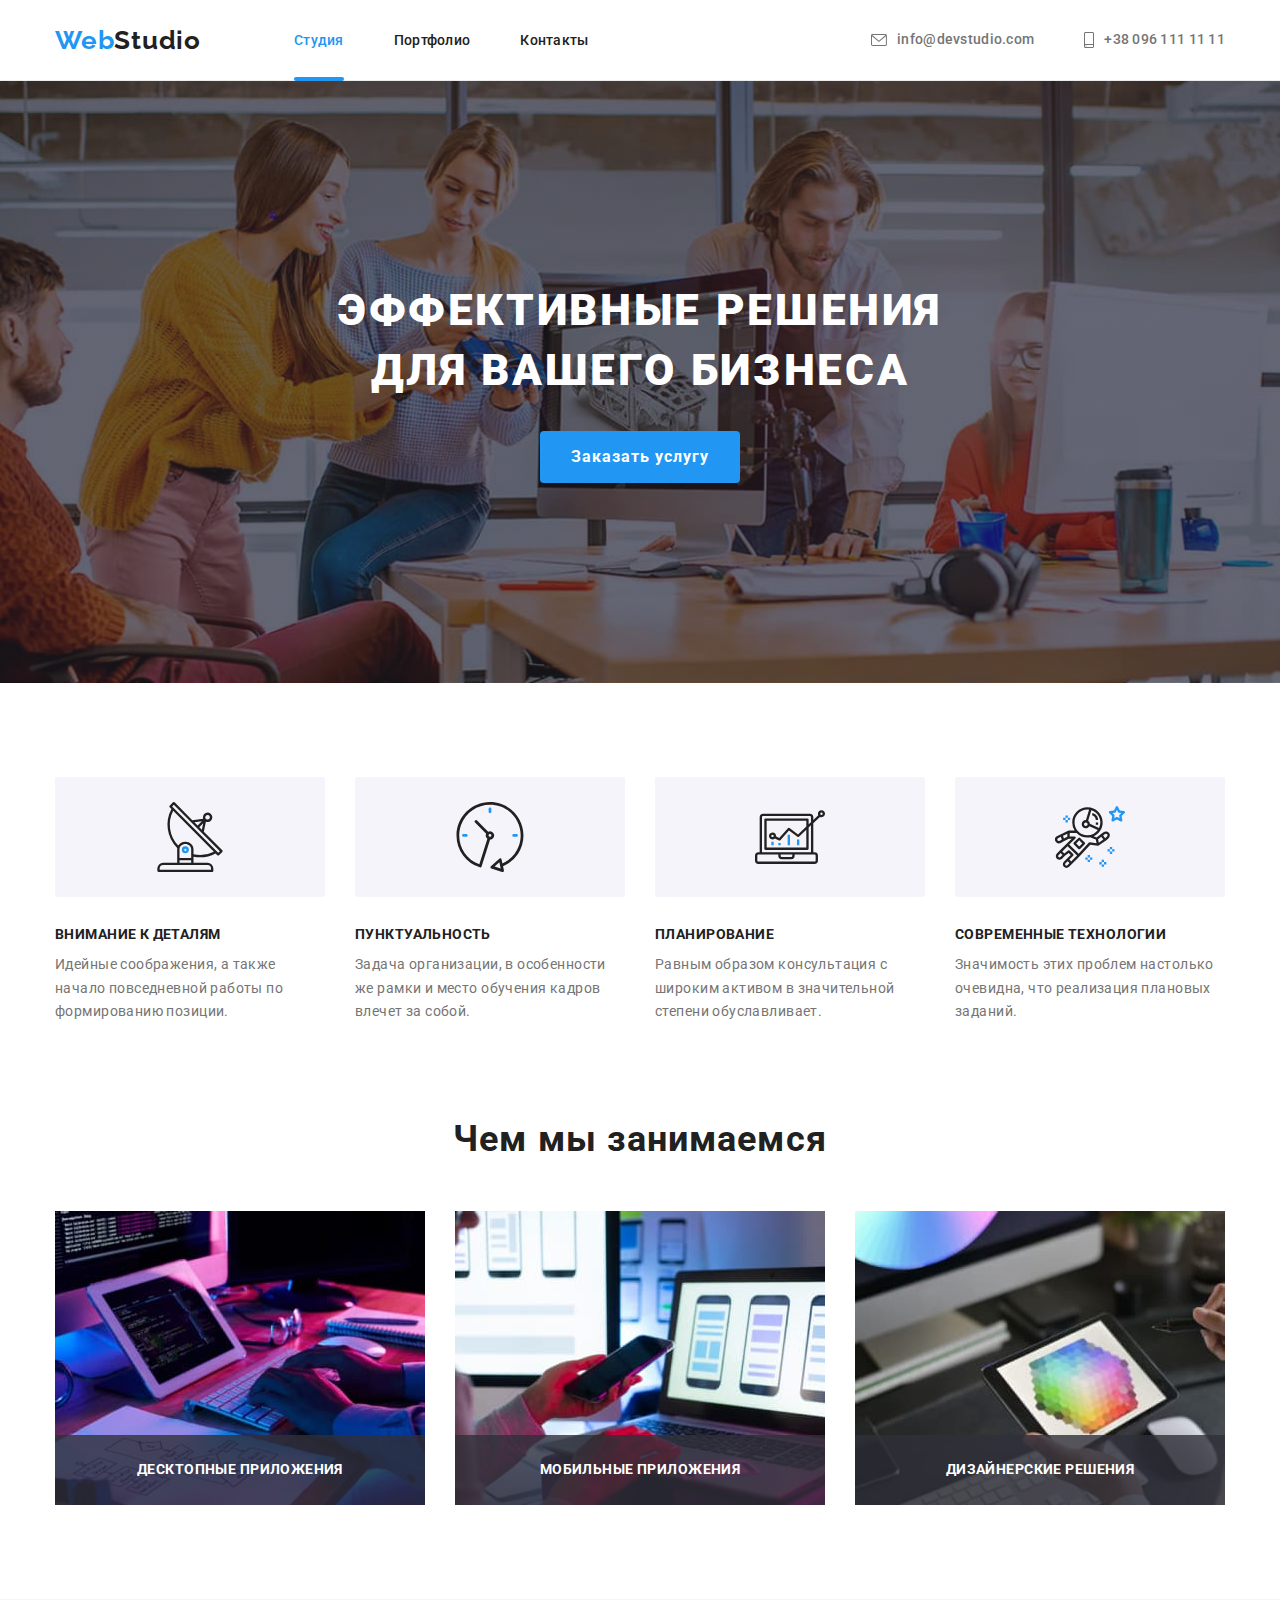
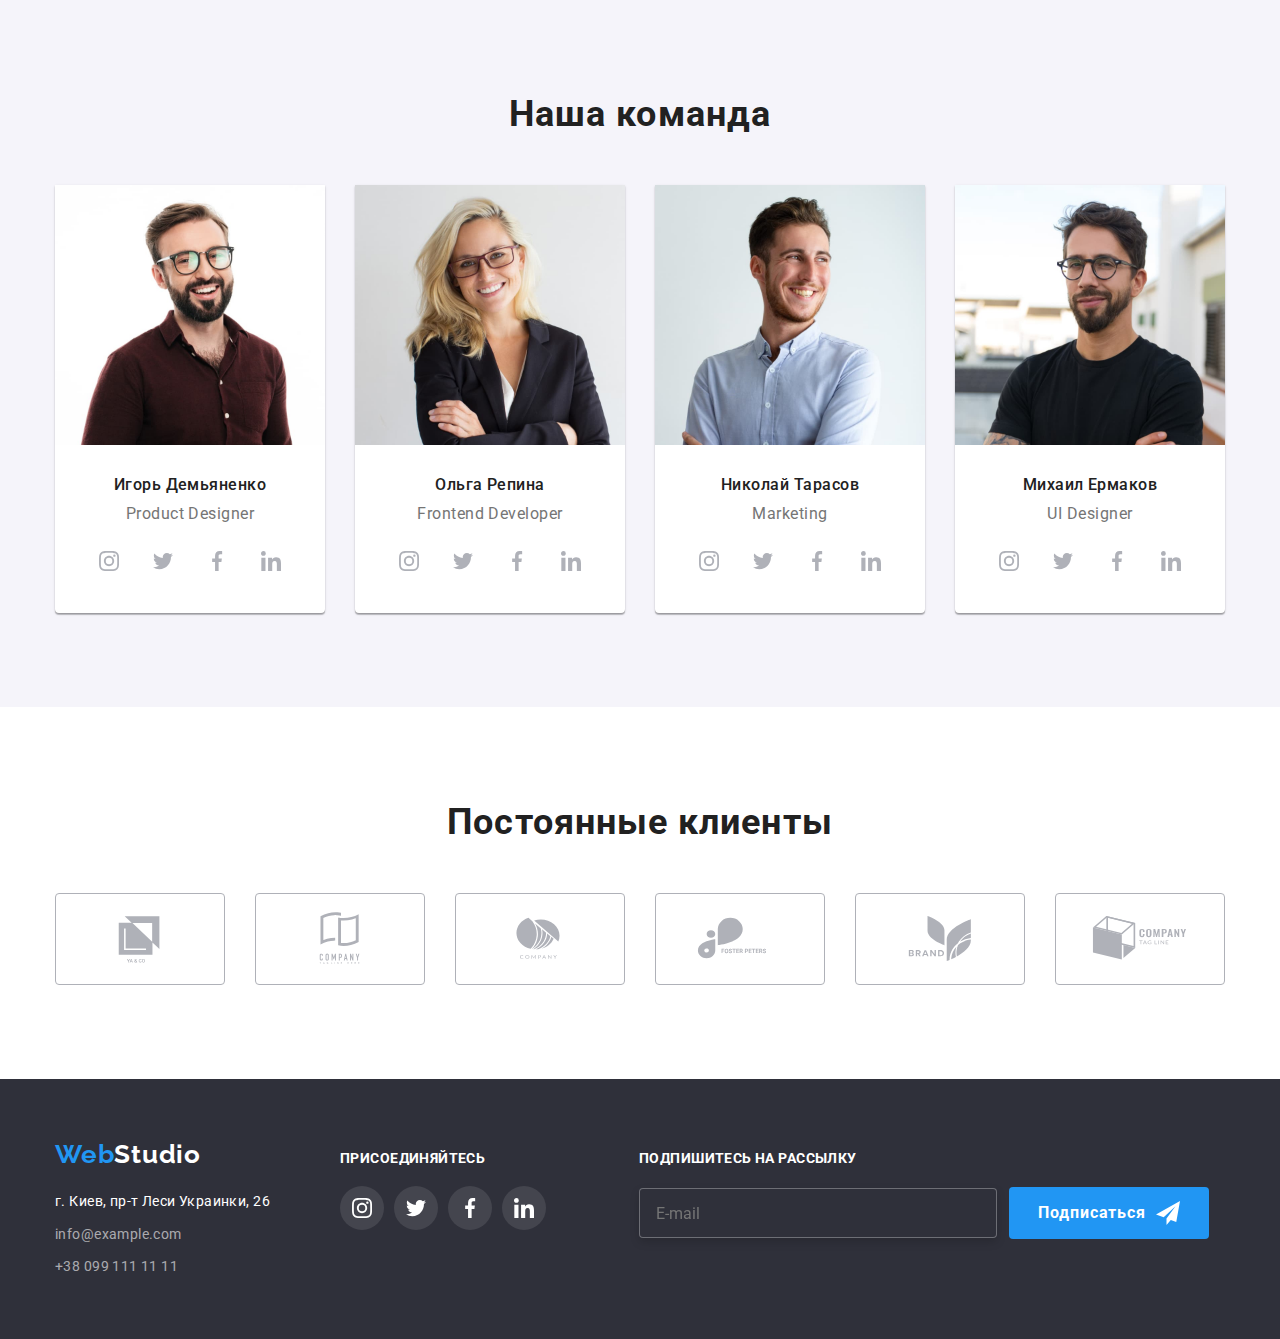
<file: index.html>
<!DOCTYPE html>
<html lang="ru">

<head>
    <meta charset="UTF-8">
    <meta http-equiv="X-UA-Compatible" content="IE=edge">
    <meta name="viewport" content="width=device-width, initial-scale=1.0">
    <title>Document</title>
    <link rel="preconnect" href="https://fonts.googleapis.com">
    <link rel="preconnect" href="https://fonts.gstatic.com" crossorigin>
    <link href="https://fonts.googleapis.com/css2?family=Raleway:wght@700&family=Roboto:wght@400;500;700;900&display=swap"
        rel="stylesheet">
    <link rel="stylesheet" href="https://cdnjs.cloudflare.com/ajax/libs/modern-normalize/1.1.0/modern-normalize.min.css">
    <link rel="stylesheet" href="./css/styles.css">
</head>

<body>
    <!--Шапка сайта-->
    <header>
        <div class="container header-info">
            <a href="/" lang="en" class="logo"><span class="logo-accent">Web</span>Studio</a>
        <nav>
            <ul class="site-nav list">
                <li class="item"><a href="./index.html" class="link current">Студия</a></li>
                <Li class="item"><a href="./portfolio.html" class="link">Портфолио</a></Li>
                <li class="item"><a href="" class="link">Контакты</a></li>
            </ul>
        </nav>
        <ul class="contact-info list">
            <li class="item"><a href="mail:info@devstudio.com" class="contact-info">
                <svg class="icon-envelope" width="16" height="12"><use href="./images/icons.svg#icon-envelope"></use>
            </svg>info@devstudio.com</a>
        </li>
            <li class="item"><a href="tel:+380961111111" class="contact-info">
                <svg class="icon-smartphone" width="10" height="16">
                    <use href="./images/icons.svg#icon-smartphone"></use>
                </svg>
                +38 096 111 11 11</a></li>
        </ul>
        </div>
    </header>
    <!--Заказать услугу-->
    <main>
        <section class="main">
            <h1 class="main-title">Эффективные решения для вашего бизнеса</h1>
            <button type="button" class="button" data-modal-open>Заказать услугу</button>

        </section>
        <!--Наши преимущества-->
        <section class="section">
            <div class="container">
            <h2 class="visually-hidden">Наши преимущества</h2>
            <ul class="list advantage">
                <li class="item">
                    <div class="icon-background">
                        <svg width="70" heigh="70"><use href="./images/icons.svg#icon-antenna-1"></use></svg>
                        </div>
                    <h3 class="advantage-title">Внимание к деталям</h3>
                    <p class="text">Идейные соображения, а также начало повседневной работы по формированию позиции.</p>
                   
                </li>
                <li class="item">
                    <div class="icon-background">
                        <svg  width="70" heigh="70">
                            <use href="./images/icons.svg#icon-clock-1"></use>
                        </svg>
                    </div>
                    <h3 class="advantage-title">Пунктуальность</h3>
                    <p class="text">Задача организации, в особенности же рамки и место обучения кадров влечет за собой.</p>
                </li>
                <li class="item">
                    <div class="icon-background">
                        <svg  width="70" heigh="70">
                            <use href="./images/icons.svg#icon-diagram-1"></use>
                        </svg>
                    </div>
                    <h3 class="advantage-title">Планирование</h3>
                    <p class="text">Равным образом консультация с широким активом в значительной степени обуславливает.</p>
                </li>
                <li class="item">
                    <div class="icon-background">
                        <svg  width="70" heigh="70">
                            <use href="./images/icons.svg#icon-astronaut-1"></use>
                        </svg>
                    </div>
                    <h3 class="advantage-title">Современные технологии</h3>
                    <p class="text">Значимость этих проблем настолько очевидна, что реализация плановых заданий.</p>
                </li>
            </ul>
            </div>
        </section>
        <!--Чем мы занимаемся-->
        <section class="section business">
            <div class="container">
            <h2 class="section-title">Чем мы занимаемся</h2>
            <ul class="business list">
                <li class="item">
                <img src="./images/img.jpg" alt="Програміст працює за робочим столом" width="370">
                <p class="business-title">Десктопные приложения</p>
                </li>
                <li class="item">
                <img src="./images/img1.jpg" alt="Веб дизайнер розробляє додатки на смартфон" width="370">
                <p class="business-title">Мобильные приложения</p> 
                </li>
                <li class="item">
                    <img src="./images/img2.jpg" alt="Веб дизайнер працює з вибором кольору на планшеті" width="370">
                    <p class="business-title">Дизайнерские решения</p>
                </li>      
                
            </ul>
            </div>
        </section>
        <!--Наша команда-->
        <section class="section team">
            <div class="container">
            <h2 class="section-title">Наша команда</h2>
            <ul class="list team">
                <li class="item">
                    <img class="team-picture" src="./images/1.jpg" alt="Игорь Демьяненко" width="270">
                    <div class="team-info">
                    <h3 class="name">Игорь Демьяненко</h3>
                    <p lang="en" class="position">Product Designer</p>
                    <ul class="social-list">
                        <li class="link"><a href="" class="box-icon"><svg width="20" height="20" class="icon">
                            <use href="./images/icons.svg#icon-instagram-2"></use></svg></a></li>
                        <li class="link"><a href="" class="box-icon"><svg width="20" height="20" class="icon">
                            <use href="./images/icons.svg#icon-twitter-1"></use>
                        </svg></a></li>
                        <li class="link"><a href="" class="box-icon"><svg width="20" height="20" class="icon">
                            <use href="./images/icons.svg#icon-facebook-1"></use>
                        </svg></a></li>
                        <li class="link"><a href="" class="box-icon"><svg width="20" height="20" class="icon">
                            <use href="./images/icons.svg#icon-linkedin-1"></use>
                        </svg></a></li>
                    </ul>
                </div>
                </li>
                <li class="item">
                    <img class="team-picture" src="./images/2.jpg" alt="Ольга Репина" width="270">
                    <div class="team-info">
                    <h3 class="name">Ольга Репина</h3>
                    <p lang="en" class="position">Frontend Developer</p>
                    <ul class="social-list">
                        <li class="link"><a href="" class="box-icon"><svg width="20" height="20" class="icon">
                                    <use href="./images/icons.svg#icon-instagram-2"></use>
                                </svg></a></li>
                        <li class="link"><a href="" class="box-icon"><svg width="20" height="20" class="icon">
                                    <use href="./images/icons.svg#icon-twitter-1"></use>
                                </svg></a></li>
                        <li class="link"><a href="" class="box-icon"><svg width="20" height="20" class="icon">
                                    <use href="./images/icons.svg#icon-facebook-1"></use>
                                </svg></a></li>
                        <li class="link"><a href="" class="box-icon"><svg width="20" height="20" class="icon">
                                    <use href="./images/icons.svg#icon-linkedin-1"></use>
                                </svg></a></li>
                    </ul>
                </div>
                </li>
                <li class="item">
                    <img class="team-picture" src="./images/3.jpg" alt="Николай Тарасов" width="270">
                    <div class="team-info">
                    <h3 class="name">Николай Тарасов</h3>
                    <p lang="en" class="position">Marketing</p>
                    <ul class="social-list">
                        <li class="link"><a href="" class="box-icon"><svg width="20" height="20" class="icon">
                                    <use href="./images/icons.svg#icon-instagram-2"></use>
                                </svg></a></li>
                        <li class="link"><a href="" class="box-icon"><svg width="20" height="20" class="icon">
                                    <use href="./images/icons.svg#icon-twitter-1"></use>
                                </svg></a></li>
                        <li class="link"><a href="" class="box-icon"><svg width="20" height="20" class="icon">
                                    <use href="./images/icons.svg#icon-facebook-1"></use>
                                </svg></a></li>
                        <li class="link"><a href="" class="box-icon"><svg width="20" height="20" class="icon">
                                    <use href="./images/icons.svg#icon-linkedin-1"></use>
                                </svg></a></li>
                    </ul>
                </div>
                </li>
                <li class="item">
                    <img class="team-picture" src="./images/4.jpg" alt="Михаил Ермаков" width="270">
                    <div class="team-info">
                    <h3 class="name">Михаил Ермаков</h3>
                    <p lang="en" class="position">UI Designer</p>
                    <ul class="social-list">
                        <li class="link"><a href="" class="box-icon"><svg width="20" height="20" class="icon">
                                    <use href="./images/icons.svg#icon-instagram-2"></use>
                                </svg></a></li>
                        <li class="link"><a href="" class="box-icon"><svg width="20" height="20" class="icon">
                                    <use href="./images/icons.svg#icon-twitter-1"></use>
                                </svg></a></li>
                        <li class="link"><a href="" class="box-icon"><svg width="20" height="20" class="icon">
                                    <use href="./images/icons.svg#icon-facebook-1"></use>
                                </svg></a></li>
                        <li class="link"><a href="" class="box-icon"><svg width="20" height="20" class="icon">
                                    <use href="./images/icons.svg#icon-linkedin-1"></use>
                                </svg></a></li>
                    </ul>
                </div>
                </li>
            </ul>
            </div>
        </section>


    <section class=" section clients">
        <div class="container">
            <h2 class="section-title">Постоянные клиенты</h2>
            <ul class="list company">
                <li class="item"><a href="" class="client-box"><svg width="106" height="60" class="client-logo">
                    <use href="./images/icons.svg#icon-Logo"></use>
                </svg></a></li>
                <li class="item"><a href="" class="client-box"><svg width="106" height="60" class="client-logo">
                        <use href="./images/icons.svg#icon-Logo-1"></use>
                    </svg></a></li>
                <li class="item"><a href="" class="client-box"><svg width="106" height="60" class="client-logo">
                        <use href="./images/icons.svg#icon-Logo-2"></use>
                    </svg></a></li>
                <li class="item"><a href="" class="client-box"><svg width="106" height="60" class="client-logo">
                        <use href="./images/icons.svg#icon-Logo-3"></use>
                    </svg></a></li>
                <li class="item"><a href="" class="client-box"><svg width="106" height="60" class="client-logo">
                        <use href="./images/icons.svg#icon-Logo-4"></use>
                    </svg></a></li>
                <li class="item"><a href="" class="client-box"><svg width="106" height="60" class="client-logo">
                        <use href="./images/icons.svg#icon-Logo-5"></use>
                    </svg></a></li>
            
            </ul>
            </div>
    </section>
    </main>
    <!--Футер-->
    
    <footer class="footer">
        <div class="container">
            <div class="footer-info">
        <a href="/" lang="en" class="logo-footer"><span class="logo-accent">Web</span>Studio</a>
        <address class="address">
            <ul class="address list">
                <li class="item">г. Киев, пр-т Леси Украинки, 26</li>
                <li class="item"><a href="mail:info@example.com" class="address-info">info@example.com</a></li>
                <li class="item"><a href="tel:+380991111111" class="address-info">+38 099 111 11 11</a></li>

            </ul>
        </address>
        </div>
        <div class="footer-social">
            <h3 class="footer-title">присоединяйтесь</h3>
        <ul class="footer-list">
            <li class="link"><a href="" class="box-footer"><svg width="20" height="20" class="footer-icon">
                        <use href="./images/icons.svg#icon-instagram-2"></use>
                    </svg></a></li>
            <li class="link"><a href="" class="box-footer"><svg width="20" height="20" class="footer-icon">
                        <use href="./images/icons.svg#icon-twitter-1"></use>
                    </svg></a></li>
            <li class="link"><a href="" class="box-footer"><svg width="20" height="20" class="footer-icon">
                        <use href="./images/icons.svg#icon-facebook-1"></use>
                    </svg></a></li>
            <li class="link"><a href="" class="box-footer"><svg width="20" height="20" class="footer-icon">
                        <use href="./images/icons.svg#icon-linkedin-1"></use>
                    </svg></a></li>
        </div>
        <form class="form"> 
            <label for="subscription" class="sub-title">Подпишитесь на рассылку</label>
            <div class="form-sub">
            <input type="email" name="subscription" id="subscription" placeholder="E-mail" />
            <button type="button" class="button sub">Подписаться
                <svg width="24" height="24" class="sub-icon"><use href="./images/icons.svg#icon-icon-send">    
            </use></svg>
            </button>
            </div>
        </form>
        </div>
    </footer>

    <!-- Модальное окно -->
    
    <div class="backdrop is-hidden" data-modal>
        <div class="modal">
            <button type="button" class="close-button" data-modal-close>
            <svg width="18" heigh="18"  class="close-picture">
             <use href="./images/icons.svg#icon-close-black-18dp-2-1"></use>
             </svg>
            </button>
             <form class="form-modal" autocomplete="off">
                <h2 class="form-title">Оставьте свои данные, мы вам перезвоним</h2>
                
                 <label for="name" class="form-field">
                <span class="form-name">Имя</span>
                <input type="text" name="name" id="name" class="input-box" />
                <svg width="18" height="18" class="name-icon">
                    <use href="./images/icons.svg#icon-person-black-18dp-1"></use>
                </svg>
                </label>


                 <label  class="form-field">
                <span class="form-name">Телефон</span>
                 <input type="tel" name="tel"  class="input-box" />
                <svg width="18" height="18" class="name-icon">
                    <use href="./images/icons.svg#icon-phone-black-18dp-1"></use>
                </svg>
                </label>


                 <label  class="form-field">
                   <span class="form-name">Почта</span> 
                 <input type="email" name="mail"  class="input-box" />
                <svg width="18" height="18" class="name-icon">
                    <use href="./images/icons.svg#icon-email-black-18dp-1"></use>
                </svg>
            </label>


                <label  class="form-field">
                   <span class="form-name">Комментарий</span> 
                <textarea name="comment" 
                 placeholder="Введите текст" class="comment input-box"></textarea>
            </label>
                 
                 <label  class="checkbox-field">
                    <input type="checkbox" name="" class="checkbox" />
                    <svg class="checkbox-frame" height="15" width="16"><use href="./images/icons.svg#icon-Vector-7"></use></svg>
                    <svg class="checkbox-icon" height="15" width="16"><use href="./images/icons.svg#icon-icon-check-1"></use></svg>
                   <span class="agreement">Соглашаюсь с рассылкой и принимаю </span> 
                   <a href="" class="agreement-link"> Условия договора</a>
                </label>




                 <button type="submit" class="button-send">Отправить</button>
             </form>
        </div>
        
    </div>
<script src="./js/modal.js"></script>
</body>

</html>
</file>
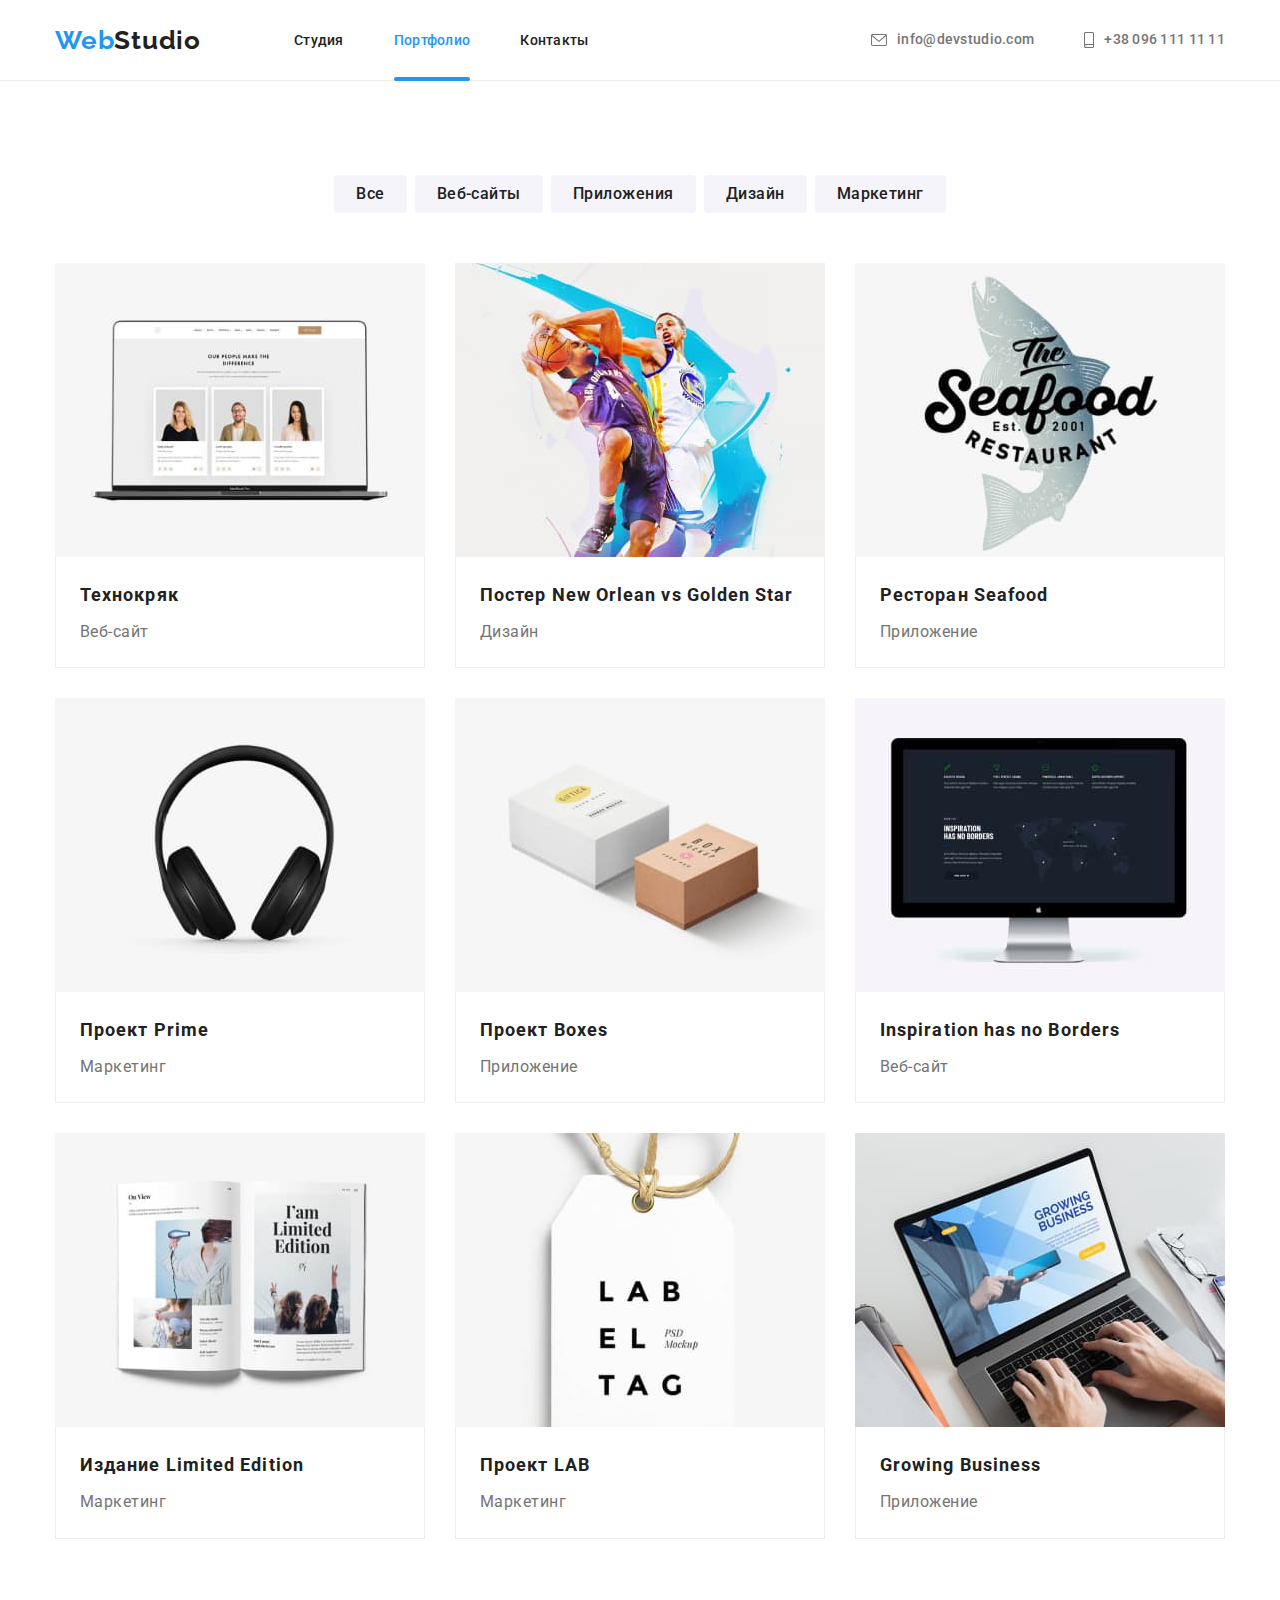
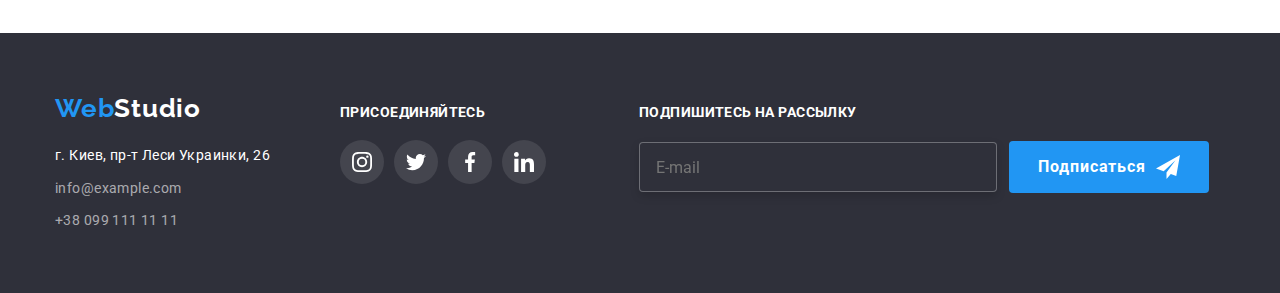
<file: portfolio.html>
<!DOCTYPE html>
<html lang="en">
<head>
    <meta charset="UTF-8">
    <meta http-equiv="X-UA-Compatible" content="IE=edge">
    <meta name="viewport" content="width=device-width, initial-scale=1.0">
    <title>Document</title>
    <link rel="preconnect" href="https://fonts.googleapis.com">
    <link rel="preconnect" href="https://fonts.gstatic.com" crossorigin>
    <link href="https://fonts.googleapis.com/css2?family=Raleway:wght@700&family=Roboto:wght@400;500;700;900&display=swap"
        rel="stylesheet">
        <link rel="stylesheet" href="https://cdnjs.cloudflare.com/ajax/libs/modern-normalize/1.1.0/modern-normalize.min.css">
    <link rel="stylesheet" href="./css/styles.css">
</head>
<body>
    <!--Шапка сайта-->
<header>
    <div class="container header-info">
        <a href="/" lang="en" class="logo"><span class="logo-accent">Web</span>Studio</a>
        <nav>
            <ul class="site-nav list">
                <li class="item"><a href="./index.html" class="link">Студия</a></li>
                <Li class="item"><a href="./portfolio.html" class="link current">Портфолио</a></Li>
                <li class="item"><a href="" class="link">Контакты</a></li>
            </ul>
        </nav>
        <ul class="contact-info list">
            <li class="item"><a href="mail:info@devstudio.com" class="contact-info">
                    <svg class="icon-envelope" width="16" height="12">
                        <use href="./images/icons.svg#icon-envelope"></use>
                    </svg>info@devstudio.com</a>
            </li>
            <li class="item"><a href="tel:+380961111111" class="contact-info">
                    <svg class="icon-smartphone" width="10" height="16">
                        <use href="./images/icons.svg#icon-smartphone"></use>
                    </svg>
                    +38 096 111 11 11</a></li>
        </ul>
    </div>
</header>
    <main>
        <section class="section">
        <div class="container">
    <ul class="list menu">
    <li class="item"><button type="button" class="button-secondary">Все</button></li>
    <li class="item"><button type="button" class="button-secondary">Веб-сайты</button></li>
    <li class="item"><button type="button" class="button-secondary">Приложения</button></li>
    <li class="item"><button type="button" class="button-secondary">Дизайн</button></li>
    <li class="item"><button type="button" class="button-secondary">Маркетинг</button></li>
</ul>

<!--Скрытый заголовок-->
<h1 class="visually-hidden">Портфолио</h1>
<ul class="list portfolio">
    <li class="item">
       <a href="" class="project-link">
            <div class="project-box">
            <img src="./images/portfolio/1.jpg" alt="Ноутбук с открытым веб-сайтом" 
            width="370">
            <div class="overlay">
            <p class="project-description">Ресурс предлагает комплексные предложения с разным уровнем функционала и сервисов. 
            Все это позволит посетителю получить
            исчерпывающие сведения о компании или частном лице.</p>
            </div>
            </div>
            <div class="portfolio-border">
            <h2 class="project-title">Технокряк</h2>
            <p class="project-type">Веб-сайт</p>
            </div>
       </a>
    </li>
    <li class="item">
        <a href="" class="project-link">
            <div class="project-box">
            <img src="./images/portfolio/2.jpg" alt="Два баскетболиста" width="370">
            <div class="overlay">
                <p class="project-description">Ресурс предлагает комплексные предложения с разным уровнем функционала и сервисов.
                    Все это позволит посетителю получить
                    исчерпывающие сведения о компании или частном лице.</p>
            </div>
            </div>
            <div class="portfolio-border">
            <h2 class="project-title">Постер New Orlean vs Golden Star</h2>
            <p class="project-type">Дизайн</p>
        </div>
        </a>
    </li>
    <li class="item">
        <a href="" class="project-link"> 
         <div class="project-box">
        <img src="./images/portfolio/3.jpg" alt="Лого ресторана" width="370">
            <div class="overlay">
                <p class="project-description">Ресурс предлагает комплексные предложения с разным уровнем функционала и сервисов.
                    Все это позволит посетителю получить
                    исчерпывающие сведения о компании или частном лице.</p>
            </div>
        </div>
            <div class="portfolio-border">
            <h2 class="project-title">Ресторан Seafood</h2>
            <p class="project-type">Приложение</p>
        </div>
        </a>
    </li>
    <li class="item">
        <a href="" class="project-link">
           <div class="project-box">
            <img src="./images/portfolio/4.jpg" alt="Наушники" width="370">
            <div class="overlay">
                <p class="project-description">Ресурс предлагает комплексные предложения с разным уровнем функционала и сервисов.
                    Все это позволит посетителю получить
                    исчерпывающие сведения о компании или частном лице.</p>
            </div>
            </div>
            <div class="portfolio-border">
            <h2 class="project-title">Проект Prime</h2>
            <p class="project-type">Маркетинг</p>
        </div>
        </a>
    </li>
    <li class="item">
        <a href="" class="project-link">
        <div class="project-box">
            <img src="./images/portfolio/5.jpg" alt="Две коробки" width="370">
            <div class="overlay">
                <p class="project-description">Ресурс предлагает комплексные предложения с разным уровнем функционала и сервисов.
                    Все это позволит посетителю получить
                    исчерпывающие сведения о компании или частном лице.</p>
            </div>
        </div>
            <div class="portfolio-border">
            <h2 class="project-title">Проект Boxes</h2>
            <p class="project-type">Приложение</p>
            </div>
        </a>
    </li>
    <li class="item">
        <a href="" class="project-link">
        <div class="project-box">
        <img src="./images/portfolio/6.jpg" alt="Монитор компютера" width="370">
            <div class="overlay">
                <p class="project-description">Ресурс предлагает комплексные предложения с разным уровнем функционала и сервисов.
                    Все это позволит посетителю получить
                    исчерпывающие сведения о компании или частном лице.</p>
            </div>
        </div>
            <div class="portfolio-border">
            <h2 class="project-title">Inspiration has no Borders</h2>
            <p class="project-type">Веб-сайт</p>
            </div>
        </a>
    </li>
        <li class="item">
            <a href="" class="project-link">
        <div class="project-box">
            <img src="./images/portfolio/7.jpg" alt="Открытая книга" width="370">
            <div class="overlay">
                <p class="project-description">Ресурс предлагает комплексные предложения с разным уровнем функционала и сервисов.
                    Все это позволит посетителю получить
                    исчерпывающие сведения о компании или частном лице.</p>
            </div>
        </div>
                <div class="portfolio-border">
                <h2 class="project-title">Издание Limited Edition</h2>
                <p class="project-type">Маркетинг</p>
                </div>
            </a>
        </li>
        <li class="item">
            <a href="" class="project-link">
        <div class="project-box">
            <img src="./images/portfolio/8.jpg" alt="Бирка с надписью проекта" width="370">
            <div class="overlay">
                <p class="project-description">Ресурс предлагает комплексные предложения с разным уровнем функционала и сервисов.
                    Все это позволит посетителю получить
                    исчерпывающие сведения о компании или частном лице.</p>
            </div>
        </div>
                <div class="portfolio-border">
                <h2 class="project-title">Проект LAB</h2>
                <p class="project-type">Маркетинг</p>
                </div>
            </a>
        </li>
        <li class="item">
            <a href="" class="project-link">
        <div class="project-box">
            <img src="./images/portfolio/9.jpg" alt="Рури набирающие текст на ноутбуке" width="370">
            <div class="overlay">
                <p class="project-description">Ресурс предлагает комплексные предложения с разным уровнем функционала и сервисов.
                    Все это позволит посетителю получить
                    исчерпывающие сведения о компании или частном лице.</p>
            </div>
        </div>
                <div class="portfolio-border">
                <h2 class="project-title">Growing Business</h2>
                <p class="project-type">Приложение</p>
                </div>
            </a>
        </li>
</ul>
</div>
</section>
</main>
 <!--Футер-->
    <footer class="footer">
        <div class="container">
            <div class="footer-info">
                <a href="/" lang="en" class="logo-footer"><span class="logo-accent">Web</span>Studio</a>
                <address class="address">
                    <ul class="address list">
                        <li class="item">г. Киев, пр-т Леси Украинки, 26</li>
                        <li class="item"><a href="mail:info@example.com" class="address-info">info@example.com</a></li>
                        <li class="item"><a href="tel:+380991111111" class="address-info">+38 099 111 11 11</a></li>
    
                    </ul>
                </address>
            </div>
            <div class="footer-social">
                <h3 class="footer-title">присоединяйтесь</h3>
                <ul class="footer-list">
                    <li class="link"><a href="" class="box-footer"><svg width="20" height="20" class="footer-icon">
                                <use href="./images/icons.svg#icon-instagram-2"></use>
                            </svg></a></li>
                    <li class="link"><a href="" class="box-footer"><svg width="20" height="20" class="footer-icon">
                                <use href="./images/icons.svg#icon-twitter-1"></use>
                            </svg></a></li>
                    <li class="link"><a href="" class="box-footer"><svg width="20" height="20" class="footer-icon">
                                <use href="./images/icons.svg#icon-facebook-1"></use>
                            </svg></a></li>
                    <li class="link"><a href="" class="box-footer"><svg width="20" height="20" class="footer-icon">
                                <use href="./images/icons.svg#icon-linkedin-1"></use>
                            </svg></a></li>
            </div>
            <form class="form">
                <label for="subscription" class="sub-title">Подпишитесь на рассылку</label>
                <div class="form-sub">
                    <input type="email" name="subscription" id="subscription" placeholder="E-mail" />
                    <button type="button" class="button sub">Подписаться
                        <svg width="24" height="24" class="sub-icon">
                            <use href="./images/icons.svg#icon-icon-send">
                            </use>
                        </svg>
                    </button>
                </div>
            </form>
        </div>
    </footer>


    
</body>
</html>
</file>
<file: css/styles.css>
:root {
    --primary-text-color: #757575;
    --title-text-color: #212121;
    --accent-color: #2196F3;
    --background-color:  #FFFFFF;
    --button-accent-color: #FFFFFF;

}

/* Сброс стилей */

h1,h2,h3,p, ul {margin: 0;}

img {display: block;
    max-width: 100%;
    height: auto;}

body {
    background-color: var(--background-color);
    font-family: Roboto, sans-serif;
}
.list, .footer-list { list-style: none;
        margin-top: 0;
        margin-bottom: 0;
        padding: 0;
}

.container {
    width: 1200px;
    padding-left: 15px;
    padding-right: 15px;
    margin-left: auto;
    margin-right: auto;
}

header {border-bottom: 1px solid #ECECEC;}
.header-info {
    display: flex;
    align-items: center;
}

 .logo {color: var(--title-text-color);
    font-family: Raleway, sans-serif;
    font-weight: 700;
    font-size: 26px;
    line-height: 1.19;
    letter-spacing: 0.03em;
    text-decoration: none;
}

 .logo-accent {color: var(--accent-color);}

 .site-nav {
     display: flex;
     margin-left: 93px;}

 .site-nav .item:not(:last-child) {margin-right: 50px;}
 
 .site-nav .item {font-weight: 500;}

 .site-nav .link {
    display: block;
    padding-bottom: 32px;
    padding-top: 32px;
    font-weight: 500;
    font-size: 14px;
    letter-spacing: 0.02em;
    text-decoration: none;
    color: var(--title-text-color);
    
    position: relative;


    transition-property: color;
    transition-duration: 250ms;
    transition-timing-function: cubic-bezier(0.4, 0, 0.2, 1);
    }


 .site-nav .link:hover, 
 .site-nav .link:focus {color: var(--accent-color);}

.site-nav .link.current {color: var(--accent-color);}



.link.current::after {
    content: "";
    position: absolute;

    display: block;
    bottom: -1px;
    width: 100%;
    height: 4px;

    border-radius: 2px;
    background-color: var(--accent-color);

}


 .contact-info {
    display: flex;
    margin-left: auto;

    color: var(--primary-text-color);
    font-weight: 500;
    font-size: 14px;
    line-height: 1.14;
    letter-spacing: 0.02em;
    text-decoration: none;


    transition-property: color;
    transition-duration: 250ms;
    transition-timing-function: cubic-bezier(0.4, 0, 0.2, 1);
    
}

.contact-info .item + .item {margin-left: 50px;}

.contact-info:hover,
.contact-info:focus  { color: var(--accent-color);       
}

.icon-envelope,
.icon-smartphone {

    margin-right: 10px;
    align-self: center;
    fill: currentColor;
   
}



.main {
text-align: center;
padding-top: 200px;
padding-bottom: 200px;

margin-left: auto;
margin-right: auto;

background-image:
        linear-gradient(to right,
            rgba(47, 48, 58, 0.4),
            rgba(47, 48, 58, 0.4)),
        url(../images/background.jpg);

background-repeat: no-repeat;
background-position: center;
background-size: cover;
max-width: 1600px;
}



.main-title {
    margin-top: 0;
    margin-bottom: 30px;
    width: 696px;
    margin-left: auto;
    margin-right: auto;
    
    color: #FFFFFF;

    font-weight: 900;
    font-size: 44px;
    line-height: 1.36;
    letter-spacing: 0.06em;
    text-transform: uppercase; 
}

.button {
    display: inline-block;
    padding-top: 10px;
    padding-bottom: 10px;
    
    color: var(--button-accent-color) ;
    background-color: var(--accent-color);

    border: 1px solid transparent;
    min-width: 200px;
    font-family: inherit;
    font-weight: 700;
    font-size: 16px;
    line-height: 1.87;
    text-align: center;
    letter-spacing: 0.06em;
    text-decoration: none;
    cursor: pointer;
    border-radius: 4px;


    transition-property: background-color, color;
    transition-duration: 250ms;
    transition-timing-function: cubic-bezier(0.4, 0, 0.2, 1);
}

.button:hover,
.button:focus {
    color: var(--button-accent-color);
    background-color: #188CE8;
}
 
/* .main .footer {background-color: #2F303A;} */


.visually-hidden {
    position: absolute;
    width: 1px;
    height: 1px;
    margin: -1px;
    border: 0;
    padding: 0;
    white-space: nowrap;
    clip-path: inset(100%);
    clip: rect(0 0 0 0);
    overflow: hidden;
}

.section {
    padding-bottom: 94px;
    padding-top: 94px;
}
.section.business {padding-top: 0;}

.section-title {
    margin-bottom: 50px;
    
    color: var(--title-text-color);


    font-weight: 700;
    font-size: 36px;
    line-height: 1.17;
    text-align: center;
    letter-spacing: 0.03em;
}

.team {background-color: #F5F4FA;
   }


.icon-background {
    justify-content: center;
    display: flex;
    border-radius: 2px;
    height: 120px;
    align-self: center;
    background-color: #F5F4FA;
    margin-bottom: 30px;}


.advantage {display: flex;}

.advantage .item {
    width: calc((100% - 90px)/4);
 }

.advantage .item + .item {margin-left: 30px;}



.advantage-title {
    margin-bottom: 10px;
    
    color: var(--title-text-color);

    font-weight: 700;
    font-size: 14px;
    line-height: 1.14;
    letter-spacing: 0.03em;
    text-transform: uppercase;
}

.advantage .text {
        color: var(--primary-text-color);
        font-size: 14px;
        line-height: 1.71;
        letter-spacing: 0.03em;
}

.business {display: flex;}

/* .business  img {display: block;
max-width: 100%;
height: auto;} */

.business .item + .item {margin-left: 30px;}

.business .item {
    position: relative;
}


.business-title {
   position: absolute;
   bottom: 0;

    display: flex;
    justify-content: center;
    align-items: center;
    width: 100%;
    height: 70px;

    font-weight: 700;
    font-size: 14px;
    letter-spacing: 0.03em;
    text-transform: uppercase;
    color: var(--button-accent-color);
    background-color: rgba(47, 48, 58, 0.8);
}


.team {display: flex;}

.team .item + .item {margin-left: 30px;}

.team .item {background-color: var(--background-color);
box-shadow: 0px 1px 3px rgba(0, 0, 0, 0.12), 0px 1px 1px rgba(0, 0, 0, 0.14), 0px 2px 1px rgba(0, 0, 0, 0.2);
border-radius: 0px 0px 4px 4px;
width: calc((100% - 90px)/4);
}

/* .team-picture {margin-bottom: 30px;} */


.team-info {
padding-top: 30px;
padding-bottom: 30px;}

.name {
    margin-bottom: 10px;
    text-align: center;
    
    color: var(--title-text-color);

    font-weight: 500;
    font-size: 16px;
    line-height: 1.19;
    letter-spacing: 0.03em;
}

.position {
    text-align: center;
    color: var(--primary-text-color);
    font-size: 16px;
    line-height: 1.19;
    letter-spacing: 0.03em;
    margin-bottom: 16px;
}

.social-list {display: flex;
justify-content: center;
list-style: none;
padding: 0;
}

.social-list .link + .link {margin-left: 10px;}

.box-icon {display: flex;
justify-content: center;
align-items: center;
width: 44px;
height: 44px;
border-radius: 50%;
color: #AFB1B8;


transition-property: background-color, color;
transition-duration: 250ms;
transition-timing-function: cubic-bezier(0.4, 0, 0.2, 1);
}

.box-icon:hover,
.box-icon:focus {background-color: var(--accent-color);
color: var(--button-accent-color);}

.icon {fill: currentColor;}

.icon:hover,
.box-icon:focus {fill: currentColor;}

.company {display: flex;
flex-wrap: wrap;}

.company .item {width: calc((100% - 150px)/6);
}

.company .item + .item {
        margin-left: 30px;
    }


.client-box {
    display: flex;
    justify-content: center;
    align-items: center;
    height: 92px;
    border: 1px solid #AFB1B8;
    border-radius: 4px;
    color: #AFB1B8;

    transition-property: border-color, color;
    transition-duration: 250ms;
    transition-timing-function: cubic-bezier(0.4, 0, 0.2, 1);
}


.client-box:hover,
.client-box:focus {color: var(--accent-color);
border-color: var(--accent-color);}



.client-logo {fill: currentColor;
}



.footer {
    padding: 60px 0;
    background-color: #2F303A;
}

.footer .container {display: flex;
        align-items: baseline;}

.footer-list {display: flex;
margin-right: 93px;}

.footer-list .link + .link {margin-left: 10px;}

.footer-social {margin-left: 70px;}

.footer-title {color: var(--button-accent-color);
font-weight: 700;
font-size: 14px;
line-height: 16px;
letter-spacing: 0.03em;
text-transform: uppercase;
margin-bottom: 20px;}

.box-footer {
    display: flex;
    justify-content: center;
    align-items: center;
    width: 44px;
    height: 44px;
    border-radius: 50%;
    background: rgba(255, 255, 255, 0.1);
    color: var(--button-accent-color);

    transition-property: background-color;
    transition-duration: 250ms;
    transition-timing-function: cubic-bezier(0.4, 0, 0.2, 1);
}

.box-footer:hover,
.box-footer:focus 
{background-color: var(--accent-color);
}

.footer-icon:hover, 
.footer-icon:focus {fill: currentColor;}

.footer-icon {fill: currentColor;}

.logo-footer {
    display: inline-block;
    margin-bottom: 20px;
    
    color: #FFFFFF;

    font-family: 'Raleway';
    font-weight: 700;
    font-size: 26px;
    line-height: 1.19;
    letter-spacing: 0.03em;
    text-decoration: none;
}

.address {
    color: #FFFFFF;
    font-style: normal;
    font-size: 14px;
    line-height: 1.7;
    letter-spacing: 0.03em;
}

.address .item + .item {margin-top: 9px;}


.address-info {
    color: rgba(255, 255, 255, 0.6);
    text-decoration: none;

    transition-property: color;
    transition-duration: 250ms;
    transition-timing-function: cubic-bezier(0.4, 0, 0.2, 1);
}
.address-info:hover,
.address-info:focus {color: var(--accent-color);}



.form-sub {
    display: flex;
    margin-top: 20px;
    align-items: center;
}
.form-sub input {
    border: 1px solid rgba(255, 255, 255, 0.3);
    filter: drop-shadow(0px 4px 4px rgba(0, 0, 0, 0.15));
    border-radius: 4px;
    width: 358px;
    height: 50px;


    padding: 0;
    padding-left: 16px;
    

    background-color: #2F303A;
    color: #FFFFFF;
}
.sub-title {
        font-weight: 700;
        font-size: 14px;
        line-height: 16px;
        letter-spacing: 0.03em;
        text-transform: uppercase;
    
        color: #FFFFFF;
}

.sub-icon {margin-left: 10px;}

.sub {margin-left: 12px;
    display: flex;
    align-items: center;
    justify-content: center;
}



.menu {display: flex;
justify-content: center;
margin-bottom: 50px;}

.menu .item + .item {margin-left: 8px;}

.button-secondary {
    padding: 6px 22px;
    
    color: var(--title-text-color);
    background-color: #F5F4FA;

    border-radius: 4px;
    border: transparent;

    font-family: inherit;
    font-weight: 500;
    font-size: 16px;
    line-height: 1.6;
    text-align: center;
    letter-spacing: 0.03em;
    text-decoration: none;
    cursor: pointer;


    transition-property: color, background-color,;
    transition-duration: 250ms;
    transition-timing-function: cubic-bezier(0.4, 0, 0.2, 1);
}

.button-secondary:hover,
.button-secondary:focus {
    background-color: #2196F3;
    color: var(--button-accent-color);
    box-shadow: 0px 3px 1px rgba(0, 0, 0, 0.1), 
    0px 1px 2px rgba(0, 0, 0, 0.08),
     0px 2px 2px rgba(0, 0, 0, 0.12);
}

.portfolio {display: flex;
flex-wrap: wrap;
margin: -15px;}


.portfolio .item {margin: 15px;
    flex-basis: calc((100% - 90px)/3)
  
}
/* 
.portfolio .item:hover {box-shadow: 0px 1px 1px rgba(0, 0, 0, 0.12),
     0px 4px 4px rgba(0, 0, 0, 0.06), 
     1px 4px 6px rgba(0, 0, 0, 0.16);} */




/* flex-basis: calc((100% - 90px)/3) */

/* .portfolio {
    display: flex;
    flex-wrap: wrap;
}


.portfolio .item {
    width: calc((100% - 90px)/3);
    margin-right: 30px;
    margin-bottom: 30px;
}

.portfolio .item:nth-child(3n) {margin-right: 0;}

.portfolio .item:nth-last-child(-n+3) {margin-bottom: 0;} */


.portfolio-border {padding: 20px 24px;
  border: 1px solid #EEEEEE;
  border-top: none;}


.project-title {
    margin-bottom: 4px;

    color: var(--title-text-color);
    font-weight: 700;
    font-size: 18px;
    line-height: 2;
    letter-spacing: 0.06em;
}

.project-type {
    color: var(--primary-text-color);
    font-size: 16px;
    line-height: 1.9;
    letter-spacing: 0.03em;
   
}

.project-link {
    text-decoration: none;
}


.project-link:hover,
.project-link:focus {
    display: block;
    box-shadow: 0px 1px 1px rgba(0, 0, 0, 0.12),
        0px 4px 4px rgba(0, 0, 0, 0.06),
        1px 4px 6px rgba(0, 0, 0, 0.16);}



.project-box {position: relative;
display: flex;
justify-content: center;
align-items: center;

overflow: hidden;}

.overlay {
    position: absolute;
    width: 100%;
    height: 100%;
    background-color: rgba(33, 150, 243, 0.9);
    top: 0;
    left: 0;

    display: flex;
    justify-content: center;
    align-items: center;


    transform: translateY(101%);
    transition: transform 250ms cubic-bezier(0.4, 0, 0.2, 1);
}

.project-link:hover .overlay,
.project-link:focus .overlay {
    transform: translateY(0);
}


/* .project-box::before {
    content: "";
    width: 100%;
    height: 100%;
    background-color: rgba(33, 150, 243, 0.9);
    display: inline-block;
    position: absolute;
    opacity: 0;
} */


.project-description {position: absolute;
font-weight: 400;
    font-size: 18px;
    line-height: 28px;
    letter-spacing: 0.03em;
    color: var(--button-accent-color);
    padding: 0 24px;
}


.backdrop {position: fixed;
    top: 0;
    left: 0;
    width: 100%;
    height: 100%;

background-color: rgba(0, 0, 0, 0.2);
opacity: 1;
transition: opacity 250ms cubic-bezier(0.4, 0, 0.2, 1);
}


.backdrop.is-hidden {
    opacity: 0;
    pointer-events: none;

}

.backdrop.is-hidden .modal {
    transform: scale(0.9) translate(-50%, -50%);
}

.modal {
    position: absolute;
   top: 50%;
    left: 50%;
    opacity: 1;
    
    width: 528px;
    height: 581px;
    background-color: var(--background-color);
    box-shadow: 0px 1px 3px rgba(0, 0, 0, 0.12),
     0px 1px 1px rgba(0, 0, 0, 0.14),
      0px 2px 1px rgba(0, 0, 0, 0.2);
    border-radius: 4px;

    transform: scale(1) translate(-50%, -50%);
    transition: transform 250ms cubic-bezier(0.4, 0, 0.2, 1);


}

.form-modal{
    padding: 0 40px;
}


    .close-button {
        position: absolute;
        display: flex;
        justify-content: center;
        align-items: center;

         top: 8px;
         right: 8px;
            
         width: 30px;
         height: 30px;
            
         cursor: pointer;
         background-color: var(--background-color);
         border: 1px solid rgba(0, 0, 0, 0.1);
         border-radius: 50%;
        transition: fill 250ms cubic-bezier(0.4, 0, 0.2, 1);
    }

    .close-button:hover, 
    .close-button:focus {
        fill: var(--accent-color);}

   

     /* .form {
        margin-left: auto;
        margin-right: auto;
     } */
     
     .form-field {
        margin-bottom: 10px;
        display: flex;
        flex-direction: column;
        position: relative;

     }

     .form-field:hover {cursor: pointer;}

     .form-field .input-box {
        border: 1px solid rgba(33, 33, 33, 0.2);
        border-radius: 4px;
        height: 40px;
        outline: none;
        padding-left: 42px;

        transition: border 250ms cubic-bezier(0.4, 0, 0.2, 1);
     }



     .form-field:focus-within .input-box
      {border: 1px solid #2196F3;
    }

        /* .form-field:hover .input-box */

     /* .form-field label {
        margin-bottom: 4px;
        color: var(--primary-text-color);
        font-weight: 400;
        font-size: 12px;
        line-height: 14px;
        letter-spacing: 0.01em;
     } */


     .form-title {
            font-size: 20px;
            line-height: 23px;
            margin-top: 40px;
            margin-bottom: 12px;
            letter-spacing: 0.03em;
     }

     .name-icon {
        position: absolute;
        top: 28px;
        left: 12px;
        transition: fill 250ms cubic-bezier(0.4, 0, 0.2, 1);
     }

    .form-field:focus-within .name-icon
     {
        fill: var(--accent-color);
     }

          /* .form-field:hover .name-icon */

     .form-name {
        margin-bottom: 4px;
        font-weight: 400;
        font-size: 12px;
         line-height: 14px;
       
        letter-spacing: 0.01em;
        
        color: #757575;
     }




    .form-field  .comment {
        resize: none;
        padding: 12px 16px;
        height: 120px;
    }

    .form-field .comment::placeholder {
        font-size: 12px;
        line-height: 14px;
        letter-spacing: 0.01em;
        
        color: rgba(117, 117, 117, 0.5);
    }

   /* .sent {box-shadow: 0px 4px 4px rgba(0, 0, 0, 0.15);}

   .sent:hover,
   .sent:focus {
    background: #188CE8;
   } */

   .checkbox-field {
    position: relative;
    display: flex;
    align-items: center;
    margin-top: 20px;
    margin-left: 14px;

   }


   .checkbox {
    appearance: none;
    position: absolute;
   }

   .checkbox-frame {opacity: 1;
    transition: opacity 250ms cubic-bezier(0.4, 0, 0.2, 1),
        box-shadow 250ms cubic-bezier(0.4, 0, 0.2, 1);}

    .checkbox:focus + .checkbox-frame
    {box-shadow: 0px 4px 4px rgba(0, 0, 0, 0.15);}

   .checkbox:checked + .checkbox-frame {opacity: 0;}

   .checkbox-icon {
    position: absolute;
    opacity: 0;
    transition: opacity 250ms cubic-bezier(0.4, 0, 0.2, 1);
    }

   .checkbox:checked ~ .checkbox-icon {opacity: 1;}


   .agreement {
    font-size: 14px;
    line-height: 24px;
    letter-spacing: 0.03em;
    
     color: #757575;

     margin-left: 7px;
   }

   .agreement-link {
    text-decoration-line: underline;
    color: #2196F3;
    margin-left: 4px;
    font-size: 14px;
       }

   .agreement-link:hover {text-decoration-line:none}


   .button-send {
    color: var(--button-accent-color);
     font-weight: 700;
     font-size: 16px;
     line-height: 30px;
     display: flex;
     align-items: center;
     text-align: center;
     letter-spacing: 0.06em;

     width: 200px;
     height: 50px;
     padding: 10px 55px;
     margin-left: auto;
     margin-right: auto;
     margin-top: 30px;


     background-color: var(--accent-color);
     box-shadow: 0px 4px 4px rgba(0, 0, 0, 0.15);
        border-radius: 4px;
        border: none;
     cursor: pointer;
    transition: background-color 250ms cubic-bezier(0.4, 0, 0.2, 1);
   }


   .button-send:hover,
   .button-send:focus {background-color: #188CE8;
   }
</file>
